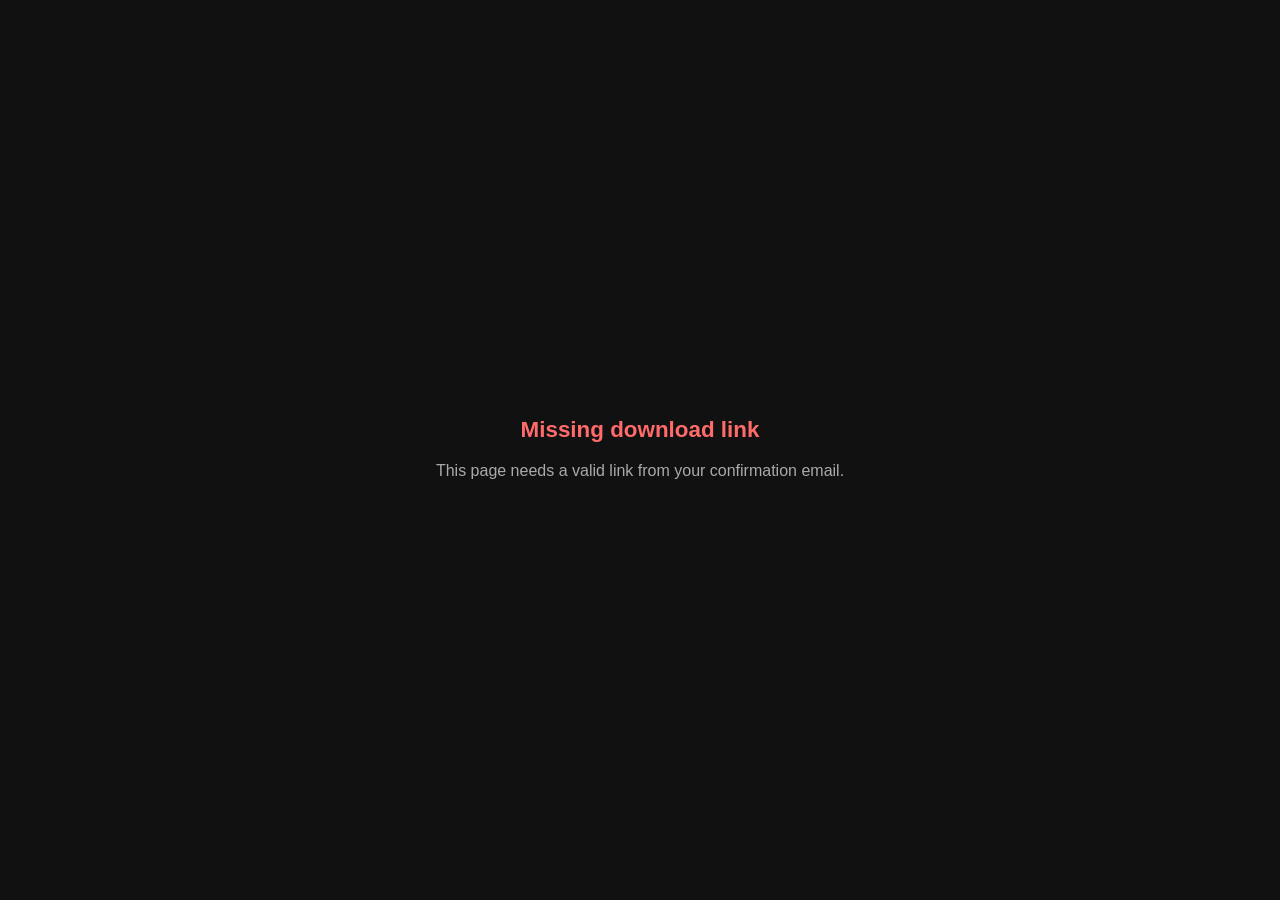
<file: download.html>
<!DOCTYPE html>
<html lang="en">
<head>
<meta charset="UTF-8">
<meta name="viewport" content="width=device-width, initial-scale=1.0">
<title>Your Download</title>
<style>
  body {
    font-family: -apple-system, BlinkMacSystemFont, "Segoe UI", sans-serif;
    background: #111;
    color: #eee;
    display: flex;
    align-items: center;
    justify-content: center;
    min-height: 100vh;
    margin: 0;
    text-align: center;
    padding: 24px;
    box-sizing: border-box;
  }
  .card {
    max-width: 420px;
  }
  h1 {
    font-size: 1.4rem;
    margin-bottom: 12px;
  }
  p {
    color: #aaa;
    line-height: 1.5;
  }
  button {
    margin-top: 20px;
    padding: 12px 24px;
    font-size: 1rem;
    background: #635bff;
    color: white;
    border: none;
    border-radius: 6px;
    cursor: pointer;
  }
  button:hover {
    background: #4f47e6;
  }
  button:disabled {
    background: #444;
    cursor: not-allowed;
  }
  .error {
    color: #ff6b6b;
  }
</style>
</head>
<body>
  <div class="card">
    <div id="content">
      <h1>Preparing your download…</h1>
      <p>Hang tight, this only takes a second.</p>
    </div>
  </div>

  <script>
    // TODO: replace with your actual deployed edge function URL.
    // Format is: https://YOUR_PROJECT_REF.supabase.co/functions/v1/get-download-url
    const EDGE_FUNCTION_URL = 'https://fpjsabdqbxlymqtoemlt.supabase.co/functions/v1/get-download-url';

    const params = new URLSearchParams(window.location.search);
    const orderId = params.get('order');
    const listingFileId = params.get('file');
    const buyerEmail = params.get('email');
    const content = document.getElementById('content');

    async function loadDownload() {
      if (!orderId || !listingFileId || !buyerEmail) {
        content.innerHTML = `
          <h1 class="error">Missing download link</h1>
          <p>This page needs a valid link from your confirmation email.</p>
        `;
        return;
      }

      try {
        const res = await fetch(EDGE_FUNCTION_URL, {
          method: 'POST',
          headers: { 'Content-Type': 'application/json' },
          body: JSON.stringify({ orderId, listingFileId, buyerEmail }),
        });
        const data = await res.json();

        if (!res.ok) {
          content.innerHTML = `
            <h1 class="error">Can't load this download</h1>
            <p>${data.error || 'Something went wrong. Please contact support if this keeps happening.'}</p>
          `;
          return;
        }

        content.innerHTML = `
          <h1>Your file is ready</h1>
          <p>Click below to download${data.fileName ? `: <strong>${data.fileName}</strong>` : ''}.
          This link expires in 10 minutes, so grab it now.</p>
          <button id="downloadBtn">Download</button>
        `;

        document.getElementById('downloadBtn').addEventListener('click', () => {
          window.location.href = data.url;
        });
      } catch (err) {
        content.innerHTML = `
          <h1 class="error">Something went wrong</h1>
          <p>Please try again in a moment, or contact support if it persists.</p>
        `;
        console.error(err);
      }
    }

    loadDownload();
  </script>
</body>
</html>
</file>
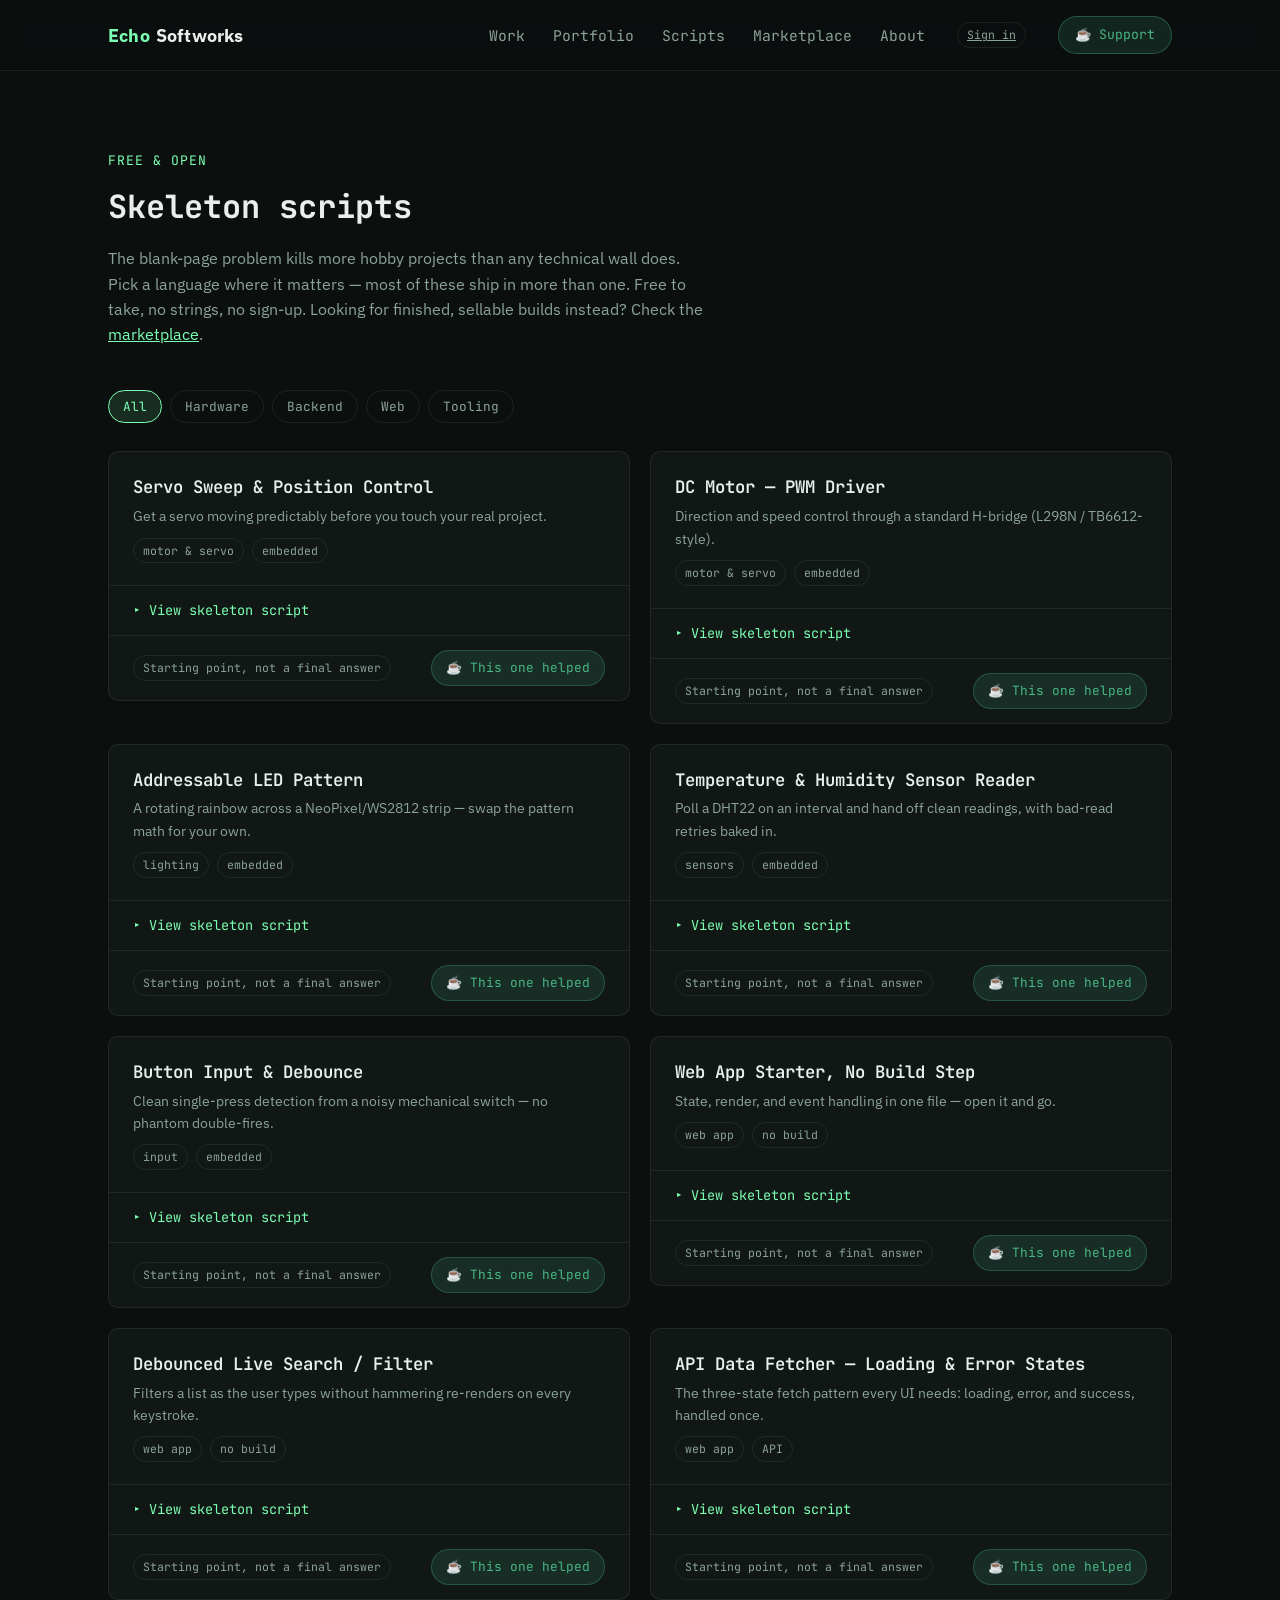
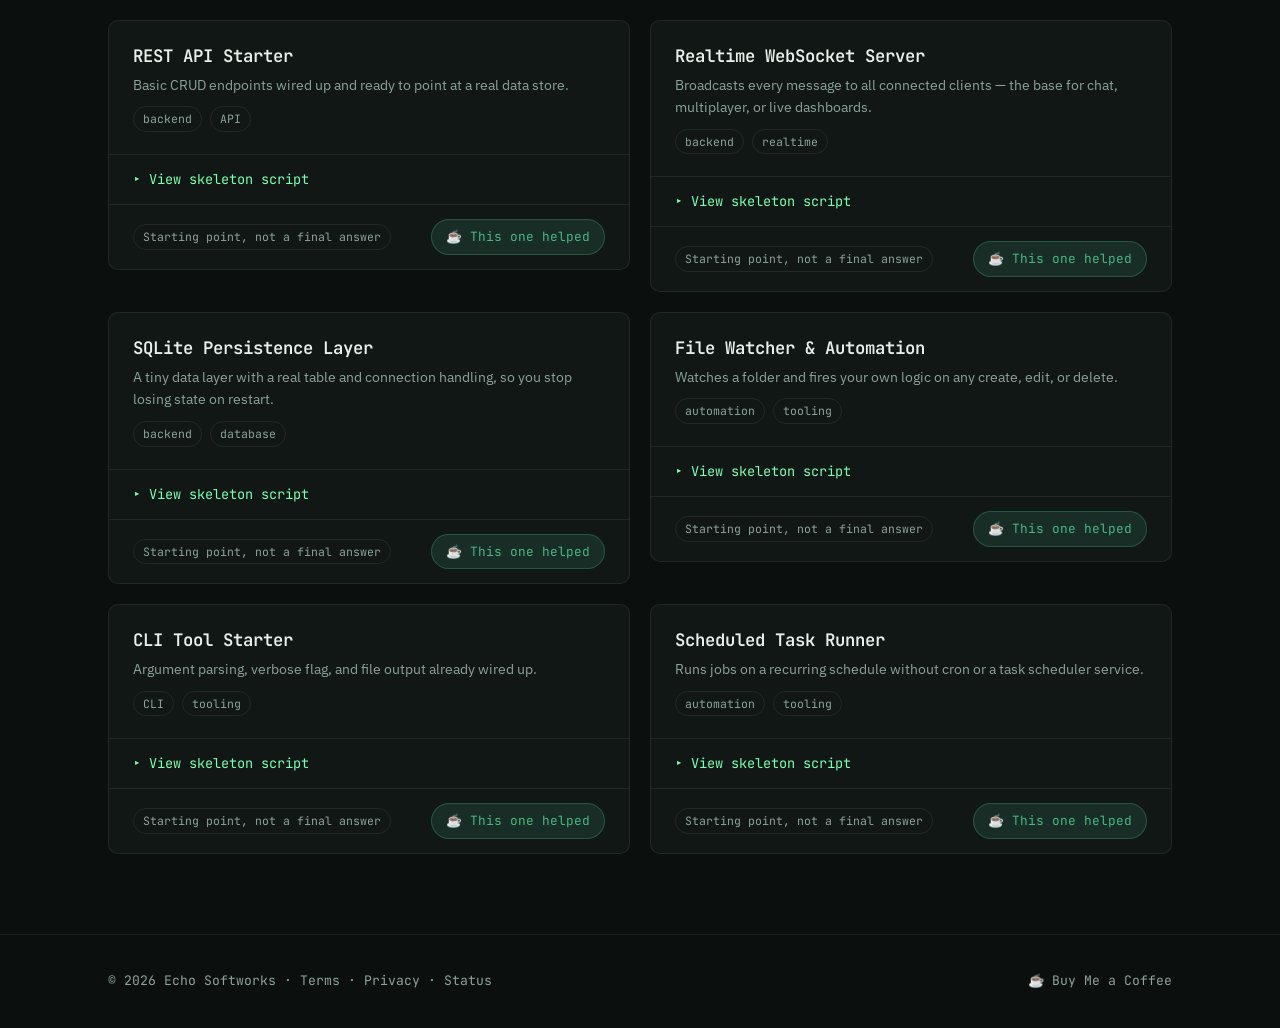
<file: scripts.html>
<!DOCTYPE html>
<html lang="en">
<head>
<meta charset="UTF-8">
<meta name="viewport" content="width=device-width, initial-scale=1.0">

<!-- Primary SEO -->
<title>Skeleton Scripts | Free Starter Code — Echo Softworks</title>
<meta name="description" content="Free, open skeleton scripts for servos, motors, LEDs, sensors, REST APIs, WebSockets, web apps, and CLI tools. Copy-paste starting points across Arduino, CircuitPython, Python, and Node — no sign-up required.">
<meta name="keywords" content="skeleton scripts, boilerplate code, Arduino starter code, Raspberry Pi Python, FastAPI starter, CircuitPython, embedded systems, hobbyist code templates, websocket starter, CLI starter">
<meta name="author" content="Echo Softworks">
<meta name="robots" content="index, follow, max-image-preview:large">
<link rel="canonical" href="https://echosoftwork.com/scripts.html">
<meta name="theme-color" content="#0B0F0E">

<!-- Open Graph / Facebook -->
<meta property="og:type" content="website">
<meta property="og:site_name" content="Echo Softworks">
<meta property="og:url" content="https://echosoftwork.com/scripts.html">
<meta property="og:title" content="Skeleton Scripts | Free Starter Code — Echo Softworks">
<meta property="og:description" content="A free, open library of skeleton scripts so hobbyists never face a blank page — servos, motors, LEDs, sensors, APIs, WebSockets, and CLI tools.">
<meta property="og:image" content="https://echosoftwork.com/og-cover.png">
<meta property="og:image:width" content="1200">
<meta property="og:image:height" content="630">
<meta property="og:locale" content="en_US">

<!-- Twitter Card -->
<meta name="twitter:card" content="summary_large_image">
<meta name="twitter:title" content="Skeleton Scripts | Free Starter Code — Echo Softworks">
<meta name="twitter:description" content="Free, open skeleton scripts for servos, motors, LEDs, APIs, WebSockets &amp; CLI tools — plus the paid work that funds them.">
<meta name="twitter:image" content="https://echosoftwork.com/og-cover.png">

<!-- Icons -->
<link rel="icon" href="favicon.ico" sizes="any">
<link rel="icon" type="image/svg+xml" href="favicon.svg">
<link rel="apple-touch-icon" href="apple-touch-icon.png">

<link rel="preconnect" href="https://fonts.googleapis.com">
<link rel="preconnect" href="https://fonts.gstatic.com" crossorigin>
<link href="https://fonts.googleapis.com/css2?family=JetBrains+Mono:wght@400;500;700;800&family=IBM+Plex+Sans:wght@400;500;600&display=swap" rel="stylesheet">

<!-- Structured data -->
<script type="application/ld+json">
{
  "@context": "https://schema.org",
  "@type": "CollectionPage",
  "name": "Skeleton Scripts",
  "url": "https://echosoftwork.com/scripts.html",
  "description": "Free, open library of skeleton scripts for servos, motors, LEDs, sensors, APIs, WebSockets, and CLI tools.",
  "isPartOf": {
    "@type": "WebSite",
    "name": "Echo Softworks",
    "url": "https://echosoftwork.com/"
  }
}
</script>

<link rel="stylesheet" href="style.css">
</head>
<body>

<a class="skip-link" href="#top">Skip to content</a>

<header class="site">
  <nav>
    <a href="index.html" class="logo"><span class="e">Echo</span>&nbsp;Softworks</a>
    <button class="burger" id="burgerBtn" aria-label="Open menu" aria-expanded="false" aria-controls="navLinksWrap">
      <span></span><span></span><span></span>
    </button>
    <div class="nav-links-wrap" id="navLinksWrap">
      <ul>
        <li><a href="index.html#services">Work</a></li>
        <li><a href="portfolio.html">Portfolio</a></li>
        <li><a href="scripts.html">Scripts</a></li>
        <li><a href="marketplace.html">Marketplace</a></li>
        <li><a href="index.html#about">About</a></li>
      </ul>
      <a class="pill" href="marketplace.html">Sign in</a>
      <a class="btn-coffee-nav" href="https://www.buymeacoffee.com/echosw" target="_blank" rel="noopener">☕ Support</a>
    </div>
  </nav>
  <div class="nav-scrim" id="navScrim"></div>
</header>

<main id="top">
  <section id="scripts">
    <div class="wrap">
      <div class="section-head">
        <div class="section-tag">Free &amp; open</div>
        <h2>Skeleton scripts</h2>
        <p>The blank-page problem kills more hobby projects than any technical wall does. Pick a language where it matters — most of these ship in more than one. Free to take, no strings, no sign-up. Looking for finished, sellable builds instead? Check the <a href="marketplace.html" style="color:var(--green); text-decoration:underline;">marketplace</a>.</p>
      </div>

      <div class="script-filter" role="group" aria-label="Filter scripts by category">
        <button class="filter-btn active" data-filter="all">All</button>
        <button class="filter-btn" data-filter="hardware">Hardware</button>
        <button class="filter-btn" data-filter="backend">Backend</button>
        <button class="filter-btn" data-filter="web">Web</button>
        <button class="filter-btn" data-filter="tooling">Tooling</button>
      </div>

      <!-- Cards are rendered into this grid by script.js from scripts-data.js.
           Keeping the data in one JSON-shaped file (instead of hand-written
           per-card HTML) is what makes adding #15 a one-entry edit instead of
           a copy-paste-and-hope-you-got-the-closing-divs-right job. -->
      <div id="script-grid" class="script-grid" aria-live="polite"></div>
    </div>
  </section>
</main>

<footer>
  <div class="wrap">
    <span>© 2026 Echo Softworks · <a href="terms.html">Terms</a> · <a href="privacy.html">Privacy</a> · <a href="status.html">Status</a></span>
    <a href="https://www.buymeacoffee.com/echosw" target="_blank" rel="noopener">☕ Buy Me a Coffee</a>
  </div>
</footer>

<script src="scripts-data.js"></script>
<script src="nav.js"></script>
<script>
(function () {
  const grid = document.getElementById('script-grid');

  function escapeHtml(str) {
    return str.replace(/&/g, '&amp;').replace(/</g, '&lt;').replace(/>/g, '&gt;');
  }

  function buildCard(script) {
    const card = document.createElement('div');
    card.className = 'script-card';
    card.dataset.category = script.category;
    card.dataset.slug = script.slug;

    const tagsHtml = script.tags.map(t => `<span class="pill">${escapeHtml(t)}</span>`).join('');
    const tabsHtml = script.langs.map((lang, i) =>
      `<button class="lang-tab${i === 0 ? ' active' : ''}" data-lang="${lang.id}">${escapeHtml(lang.label)}</button>`
    ).join('');
    const panelsHtml = script.langs.map((lang, i) =>
      `<pre class="code-panel${i === 0 ? ' active' : ''}" data-lang="${lang.id}"><code></code></pre>`
    ).join('');

    card.innerHTML = `
      <div class="script-head">
        <div>
          <h3>${escapeHtml(script.title)}</h3>
          <p>${escapeHtml(script.summary)}</p>
          <div class="script-meta">${tagsHtml}</div>
        </div>
      </div>
      <details>
        <summary>View skeleton script</summary>
        <div class="lang-tabs">${tabsHtml}</div>
        <div class="code-inner">${panelsHtml}</div>
      </details>
      <div class="script-footer">
        <span class="pill">Starting point, not a final answer</span>
        <a class="btn-small-coffee" href="https://www.buymeacoffee.com/echosw" target="_blank" rel="noopener">☕ This one helped</a>
      </div>
    `;

    const details = card.querySelector('details');
    let filled = false;

    details.addEventListener('toggle', () => {
      card.classList.toggle('details-open', details.open);
      if (details.open && !filled) {
        script.langs.forEach(lang => {
          const codeEl = card.querySelector(`.code-panel[data-lang="${lang.id}"] code`);
          codeEl.textContent = lang.code;
        });
        filled = true;
      }
    });

    const tabs = card.querySelectorAll('.lang-tab');
    const panels = card.querySelectorAll('.code-panel');
    tabs.forEach(tab => {
      tab.addEventListener('click', () => {
        tabs.forEach(t => t.classList.remove('active'));
        panels.forEach(p => p.classList.remove('active'));
        tab.classList.add('active');
        card.querySelector(`.code-panel[data-lang="${tab.dataset.lang}"]`).classList.add('active');
      });
    });

    return card;
  }

  SCRIPTS_DATA.forEach(script => grid.appendChild(buildCard(script)));

  document.querySelectorAll('.filter-btn').forEach(btn => {
    btn.addEventListener('click', () => {
      document.querySelectorAll('.filter-btn').forEach(b => b.classList.remove('active'));
      btn.classList.add('active');
      const filter = btn.dataset.filter;
      document.querySelectorAll('.script-card').forEach(card => {
        card.style.display = (filter === 'all' || card.dataset.category === filter) ? '' : 'none';
      });
    });
  });
})();
</script>

</body>
</html>
</file>
<file: style.css>
:root{
  --bg: #0B0F0E;
  --panel: #101715;
  --panel-2: #141d1a;
  --line: rgba(124,255,178,0.14);
  --line-dim: rgba(233,239,234,0.08);
  --fg: #E9EFEA;
  --fg-dim: #8CA39A;
  --green: #7CFFB2;
  --green-dim: rgba(124,255,178,0.12);
  --amber: #4AB685;
  --amber-dim: rgba(74,182,133,0.14);
  --radius: 10px;
}
*{box-sizing:border-box;}
html{scroll-behavior:smooth;}
body{
  margin:0;
  background:var(--bg);
  color:var(--fg);
  font-family:'IBM Plex Sans', sans-serif;
  line-height:1.55;
  -webkit-font-smoothing:antialiased;
}
h1,h2,h3,.mono{ font-family:'JetBrains Mono', monospace; }
a{color:inherit;}
.wrap{ max-width:1120px; margin:0 auto; padding:0 28px; }
:focus-visible{ outline:2px solid var(--green); outline-offset:3px; }
.skip-link{
  position:absolute; left:12px; top:-48px; z-index:100;
  background:var(--green); color:#06110A; padding:10px 16px;
  border-radius:6px; font-family:'JetBrains Mono', monospace; font-size:0.85rem;
  text-decoration:none; transition:top 0.15s ease;
}
.skip-link:focus{ top:12px; }

header.site{
  position:sticky; top:0; z-index:50;
  background:rgba(11,15,14,0.86);
  backdrop-filter:blur(10px);
  border-bottom:1px solid var(--line-dim);
}
nav{ display:flex; align-items:center; justify-content:space-between; padding:16px 28px; max-width:1120px; margin:0 auto; }
.logo{ display:flex; align-items:baseline; gap:2px; font-weight:800; font-size:1.15rem; letter-spacing:0.01em; text-decoration:none; }
.logo .e{color:var(--green);}
nav ul{ display:flex; gap:28px; list-style:none; margin:0; padding:0; }
nav ul li a{ text-decoration:none; color:var(--fg-dim); font-size:0.92rem; font-family:'JetBrains Mono', monospace; transition:color 0.15s ease; }
nav ul li a:hover{color:var(--green);}
.nav-links-wrap{display:flex; align-items:center; gap:32px;}
.btn-coffee-nav{
  display:none; padding:8px 16px; border-radius:999px;
  background:var(--amber-dim); color:var(--amber);
  border:1px solid rgba(74,182,133,0.35);
  font-family:'JetBrains Mono', monospace; font-size:0.82rem;
  text-decoration:none; white-space:nowrap;
}
@media(min-width:640px){ .btn-coffee-nav{display:inline-block;} }

.burger{
  display:none;
  flex-direction:column;
  justify-content:center;
  gap:5px;
  width:36px; height:36px;
  padding:0;
  background:none;
  border:none;
  cursor:pointer;
  z-index:70;
}
.burger span{
  display:block; width:22px; height:2px; margin:0 auto;
  background:var(--fg);
  transition:transform 0.2s ease, opacity 0.2s ease;
}
.burger.open span:nth-child(1){ transform:translateY(7px) rotate(45deg); }
.burger.open span:nth-child(2){ opacity:0; }
.burger.open span:nth-child(3){ transform:translateY(-7px) rotate(-45deg); }

.nav-scrim{
  display:none;
  position:fixed; inset:0;
  background:rgba(6,10,9,0.55);
  z-index:55;
}

@media(max-width:860px){
  .burger{ display:flex; }
  .nav-links-wrap{
    position:fixed; top:0; right:0;
    height:100vh; width:min(80vw, 320px);
    background:var(--panel);
    border-left:1px solid var(--line-dim);
    flex-direction:column;
    align-items:flex-start;
    gap:0;
    padding:88px 28px 28px;
    transform:translateX(100%);
    transition:transform 0.25s ease;
    overflow-y:auto;
    z-index:60;
  }
  .nav-links-wrap.open{ transform:translateX(0); }
  .nav-links-wrap ul{ flex-direction:column; gap:0; width:100%; }
  .nav-links-wrap ul li{ width:100%; }
  .nav-links-wrap ul li a{ display:block; padding:14px 2px; font-size:1rem; border-bottom:1px solid var(--line-dim); }
  .nav-links-wrap #auth-status{ margin-top:18px; }
  .nav-links-wrap .btn-coffee-nav{ display:inline-block; margin-top:18px; }
  .nav-scrim.open{ display:block; }
}

.hero{ position:relative; padding:96px 0 64px; overflow:hidden; border-bottom:1px solid var(--line-dim); }
.hero canvas{ position:absolute; inset:0; width:100%; height:100%; opacity:0.55; }
.hero-inner{position:relative; z-index:2;}
.eyebrow{ font-family:'JetBrains Mono', monospace; color:var(--fg-dim); font-size:0.85rem; letter-spacing:0.08em; text-transform:uppercase; margin-bottom:18px; }
.eyebrow .dot{color:var(--green);}
h1.headline{ font-size:clamp(2.2rem, 5.5vw, 3.6rem); line-height:1.08; margin:0 0 22px; font-weight:800; max-width:15ch; }
h1.headline .line2{color:var(--fg-dim); display:block;}
.hero p.sub{ max-width:52ch; font-size:1.08rem; color:var(--fg-dim); margin:0 0 34px; }
.hero-ctas{display:flex; gap:14px; flex-wrap:wrap;}
.btn{ display:inline-flex; align-items:center; gap:8px; padding:13px 22px; border-radius:8px; font-family:'JetBrains Mono', monospace; font-size:0.92rem; font-weight:500; text-decoration:none; border:1px solid transparent; cursor:pointer; transition:transform 0.12s ease, border-color 0.12s ease, background 0.12s ease; }
.btn:hover{transform:translateY(-1px);}
.btn-primary{background:var(--green); color:#06110A;}
.btn-primary:hover{background:#93ffc0;}
.btn-ghost{background: transparent; border-color:var(--line); color:var(--fg);}
.btn-ghost:hover{border-color:var(--green); color:var(--green);}
.btn:disabled{opacity:0.5; cursor:not-allowed; transform:none;}

section{padding:80px 0;}
.section-head{margin-bottom:44px; max-width:60ch;}
.section-tag{ font-family:'JetBrains Mono', monospace; color:var(--green); font-size:0.82rem; letter-spacing:0.08em; text-transform:uppercase; margin-bottom:10px; }
h2{font-size:clamp(1.5rem,3vw,2rem); margin:0 0 14px; font-weight:700;}
.section-head p{color:var(--fg-dim); margin:0; font-size:1.02rem;}

.grid3{ display:grid; grid-template-columns:repeat(auto-fit,minmax(260px,1fr)); gap:20px; }
.card{ background:var(--panel); border:1px solid var(--line-dim); border-radius:var(--radius); padding:26px 24px; transition:border-color 0.15s ease, transform 0.15s ease; }
.card:hover{border-color:var(--line); transform:translateY(-2px);}
.card h3{font-size:1.05rem; margin:0 0 10px; font-weight:600;}
.card p{color:var(--fg-dim); font-size:0.94rem; margin:0;}
.card .tag{ display:inline-block; font-family:'JetBrains Mono',monospace; font-size:0.72rem; color:var(--green); background:var(--green-dim); padding:3px 9px; border-radius:5px; margin-bottom:12px; }

.script-filter{ display:flex; gap:8px; flex-wrap:wrap; margin-bottom:28px; }
.filter-btn{
  font-family:'JetBrains Mono', monospace; font-size:0.8rem;
  padding:7px 14px; border-radius:999px; cursor:pointer;
  border:1px solid var(--line-dim); background:transparent; color:var(--fg-dim);
}
.filter-btn.active{ border-color:var(--green); color:var(--green); background:var(--green-dim); }

.script-grid{
  display:grid;
  grid-template-columns:repeat(auto-fit, minmax(min(420px, 100%), 1fr));
  gap:20px;
  align-items:start;
}
.script-card.details-open{ grid-column:1 / -1; }

.script-card{ background:var(--panel); border:1px solid var(--line-dim); border-radius:var(--radius); overflow:hidden; }
.script-head{ display:flex; align-items:flex-start; justify-content:space-between; gap:16px; flex-wrap:wrap; padding:22px 24px; border-bottom:1px solid var(--line-dim); }
.script-head h3{margin:0 0 4px; font-size:1.08rem; font-weight:600;}
.script-head p{margin:0; color:var(--fg-dim); font-size:0.9rem;}
.script-meta{ display:flex; gap:8px; flex-wrap:wrap; margin-top:10px; }
.pill{ font-family:'JetBrains Mono', monospace; font-size:0.72rem; color:var(--fg-dim); border:1px solid var(--line-dim); padding:3px 9px; border-radius:999px; }
summary{ cursor:pointer; list-style:none; padding:14px 24px; font-family:'JetBrains Mono', monospace; font-size:0.85rem; color:var(--green); display:flex; align-items:center; gap:8px; user-select:none; }
summary::-webkit-details-marker{display:none;}
summary::before{ content:"▸"; display:inline-block; transition:transform 0.15s ease; }
details[open] summary::before{transform:rotate(90deg);}

.lang-tabs{ display:flex; gap:6px; padding:0 24px; flex-wrap:wrap; }
.lang-tab{
  font-family:'JetBrains Mono', monospace; font-size:0.78rem;
  padding:7px 14px; border-radius:6px 6px 0 0;
  background:transparent; border:1px solid var(--line-dim); border-bottom:none;
  color:var(--fg-dim); cursor:pointer;
}
.lang-tab.active{ color:var(--green); border-color:var(--line); background:#0B100E; }

pre{ margin:0; padding:0 24px 22px; overflow-x:auto; }
code{ font-family:'JetBrains Mono', monospace; font-size:0.8rem; color:#c9e8d6; white-space:pre; }
.code-panel{ display:none; }
.code-panel.active{ display:block; }
.code-inner{ background:#0B100E; border-top:1px solid var(--line-dim); padding-top:18px; }
.code-loading{ padding:20px 24px; color:var(--fg-dim); font-family:'JetBrains Mono', monospace; font-size:0.82rem; }
.script-footer{ display:flex; align-items:center; justify-content:space-between; padding:14px 24px; border-top:1px solid var(--line-dim); flex-wrap:wrap; gap:10px; }
.btn-small-coffee{ font-family:'JetBrains Mono', monospace; font-size:0.8rem; color:var(--amber); text-decoration:none; padding:7px 14px; border-radius:999px; background:var(--amber-dim); border:1px solid rgba(74,182,133,0.3); }

.support-band{ background:var(--panel-2); border:1px solid var(--line-dim); border-radius:14px; padding:44px 36px; text-align:center; }
.support-band h2{margin-bottom:10px;}
.support-band p{color:var(--fg-dim); max-width:52ch; margin:0 auto 26px;}

.about-body{ max-width:70ch; color:var(--fg-dim); font-size:1.02rem; }
.about-body p{margin:0 0 16px;}

footer{ border-top:1px solid var(--line-dim); padding:36px 0; color:var(--fg-dim); font-family:'JetBrains Mono', monospace; font-size:0.82rem; }
footer .wrap{ display:flex; justify-content:space-between; align-items:center; flex-wrap:wrap; gap:12px; }
footer a{text-decoration:none; color:var(--fg-dim);}
footer a:hover{color:var(--green);}

/* ── Marketplace ───────────────────────────── */
.market-toolbar{
  display:flex; gap:12px; flex-wrap:wrap; align-items:center;
  justify-content:space-between; margin-bottom:22px;
}
.market-search{
  flex:1 1 240px; display:flex; align-items:center; gap:8px;
  background:var(--panel); border:1px solid var(--line-dim); border-radius:8px;
  padding:10px 14px;
}
.market-search input{
  background:transparent; border:none; outline:none; color:var(--fg);
  font-family:'JetBrains Mono', monospace; font-size:0.85rem; width:100%;
}
.market-search input::placeholder{color:var(--fg-dim);}
.market-sort{
  background:var(--panel); border:1px solid var(--line-dim); border-radius:8px;
  color:var(--fg-dim); font-family:'JetBrains Mono', monospace; font-size:0.82rem;
  padding:10px 12px;
}
.fee-note{
  font-family:'JetBrains Mono', monospace; font-size:0.78rem; color:var(--fg-dim);
  border:1px dashed var(--line-dim); border-radius:8px; padding:12px 16px; margin-bottom:28px;
}
.fee-note strong{color:var(--green);}

.listing-grid{
  display:grid;
  grid-template-columns:repeat(auto-fit, minmax(260px,1fr));
  gap:20px;
}
.listing-card{
  background:var(--panel); border:1px solid var(--line-dim); border-radius:var(--radius);
  overflow:hidden; display:flex; flex-direction:column;
  transition:border-color 0.15s ease, transform 0.15s ease;
}
.listing-card:hover{border-color:var(--line); transform:translateY(-2px);}
.listing-thumb{
  aspect-ratio:16/10; display:flex; align-items:center; justify-content:center;
  background:linear-gradient(160deg, #101715, #0B100E);
  border-bottom:1px solid var(--line-dim); position:relative;
}
.listing-thumb svg{width:44%; height:44%; opacity:0.85;}
.listing-thumb .cat-badge{
  position:absolute; top:10px; left:10px;
  font-family:'JetBrains Mono', monospace; font-size:0.68rem; letter-spacing:0.04em;
  text-transform:uppercase; color:var(--green); background:rgba(11,16,14,0.85);
  border:1px solid var(--line); padding:3px 9px; border-radius:999px;
}
.listing-body{ padding:18px 20px; flex:1; display:flex; flex-direction:column; gap:10px; }
.listing-body h3{margin:0; font-size:1rem; font-weight:600;}
.listing-body .seller{ font-family:'JetBrains Mono', monospace; font-size:0.76rem; color:var(--fg-dim); }
.listing-body p.desc{ color:var(--fg-dim); font-size:0.87rem; margin:0; flex:1; }
.listing-meta-row{ display:flex; align-items:center; justify-content:space-between; gap:10px; margin-top:4px; }
.listing-price{ font-family:'JetBrains Mono', monospace; font-weight:700; color:var(--amber); font-size:1.05rem; }
.listing-tags{ display:flex; gap:6px; flex-wrap:wrap; }
.listing-footer{ padding:14px 20px; border-top:1px solid var(--line-dim); }
.listing-footer .btn{ width:100%; justify-content:center; padding:10px; font-size:0.85rem; }

.empty-state{
  text-align:center; padding:60px 20px; color:var(--fg-dim);
  border:1px dashed var(--line-dim); border-radius:var(--radius);
  font-family:'JetBrains Mono', monospace; font-size:0.88rem;
}

/* Listing detail modal */
.modal-backdrop{
  position:fixed; inset:0; background:rgba(6,10,8,0.72); backdrop-filter:blur(3px);
  display:none; align-items:flex-start; justify-content:center; z-index:200;
  padding:40px 16px; overflow-y:auto;
}
.modal-backdrop.open{display:flex;}
.modal{
  background:var(--panel); border:1px solid var(--line); border-radius:14px;
  max-width:640px; width:100%; padding:0; overflow:hidden;
}
.modal-head{ padding:22px 26px; border-bottom:1px solid var(--line-dim); display:flex; justify-content:space-between; gap:16px; align-items:flex-start; }
.modal-head h3{margin:0 0 6px; font-size:1.2rem;}
.modal-close{ background:none; border:none; color:var(--fg-dim); font-size:1.3rem; cursor:pointer; line-height:1; padding:4px; }
.modal-close:hover{color:var(--green);}
.modal-body{ padding:22px 26px; color:var(--fg-dim); font-size:0.94rem; }
.modal-body dl{ display:grid; grid-template-columns:auto 1fr; gap:8px 18px; margin:18px 0 0; font-family:'JetBrains Mono', monospace; font-size:0.82rem; }
.modal-body dt{color:var(--fg-dim);}
.modal-body dd{margin:0; color:var(--fg);}
.modal-fee-breakdown{
  margin-top:18px; padding:14px 16px; background:#0B100E; border:1px solid var(--line-dim);
  border-radius:8px; font-family:'JetBrains Mono', monospace; font-size:0.8rem;
}
.modal-fee-breakdown .row{ display:flex; justify-content:space-between; padding:3px 0; }
.modal-fee-breakdown .row.total{ border-top:1px solid var(--line-dim); margin-top:6px; padding-top:8px; color:var(--green); font-weight:700; }
.modal-footer{ padding:18px 26px; border-top:1px solid var(--line-dim); display:flex; gap:12px; flex-wrap:wrap; }

/* Sell / listing form */
.sell-form{ max-width:680px; }
.form-row{ margin-bottom:20px; }
.form-row label{ display:block; font-family:'JetBrains Mono', monospace; font-size:0.82rem; color:var(--fg-dim); margin-bottom:8px; }
.form-row input[type="text"],
.form-row input[type="number"],
.form-row select,
.form-row textarea{
  width:100%; background:var(--panel); border:1px solid var(--line-dim); border-radius:8px;
  color:var(--fg); font-family:'IBM Plex Sans', sans-serif; font-size:0.94rem; padding:12px 14px;
  outline:none;
}
.form-row input:focus, .form-row select:focus, .form-row textarea:focus{ border-color:var(--green); }
.form-row textarea{ min-height:120px; resize:vertical; }
.form-hint{ color:var(--fg-dim); font-size:0.78rem; margin-top:6px; font-family:'JetBrains Mono', monospace; }
.file-drop{
  border:1px dashed var(--line-dim); border-radius:8px; padding:26px; text-align:center;
  color:var(--fg-dim); font-family:'JetBrains Mono', monospace; font-size:0.85rem; cursor:pointer;
  transition:border-color 0.15s ease;
}
.file-drop:hover, .file-drop.drag{ border-color:var(--green); color:var(--green); }
.file-list{ margin-top:10px; display:flex; flex-direction:column; gap:6px; }
.file-list .file-item{
  display:flex; justify-content:space-between; align-items:center;
  background:#0B100E; border:1px solid var(--line-dim); border-radius:6px;
  padding:8px 12px; font-family:'JetBrains Mono', monospace; font-size:0.78rem; color:var(--fg-dim);
}
.file-item button{ background:none; border:none; color:var(--fg-dim); cursor:pointer; font-size:0.9rem; }
.file-item button:hover{color:#ff8484;}

.fee-preview{
  background:var(--panel-2); border:1px solid var(--line-dim); border-radius:10px;
  padding:20px 22px; margin-bottom:24px;
}
.fee-preview h4{ margin:0 0 12px; font-size:0.9rem; font-family:'JetBrains Mono', monospace; color:var(--green); }
.fee-preview .row{ display:flex; justify-content:space-between; font-family:'JetBrains Mono', monospace; font-size:0.85rem; padding:4px 0; color:var(--fg-dim); }
.fee-preview .row.total{ border-top:1px solid var(--line-dim); margin-top:8px; padding-top:10px; color:var(--fg); font-weight:600; }
.fee-preview .row.total span:last-child{color:var(--green);}

.category-fee-table{
  width:100%; border-collapse:collapse; font-family:'JetBrains Mono', monospace; font-size:0.82rem; margin:18px 0 0;
}
.category-fee-table th, .category-fee-table td{ text-align:left; padding:10px 12px; border-bottom:1px solid var(--line-dim); color:var(--fg-dim); }
.category-fee-table th{ color:var(--fg); font-weight:600; }
.category-fee-table td:last-child, .category-fee-table th:last-child{ color:var(--green); text-align:right; }

.form-actions{ display:flex; gap:14px; flex-wrap:wrap; align-items:center; margin-top:8px; }
.form-status{ font-family:'JetBrains Mono', monospace; font-size:0.82rem; color:var(--fg-dim); }
.form-status.ok{color:var(--green);}
.form-status.err{color:#ff8484;}

/* ── Account ───────────────────────────── */
.account-gate{ color:var(--fg-dim); font-size:1rem; }
.account-gate a{ color:var(--green); }

.account-header{
  display:flex; align-items:center; justify-content:space-between; gap:20px;
  flex-wrap:wrap; margin-bottom:36px; padding-bottom:28px; border-bottom:1px solid var(--line-dim);
}
.account-header h2{ margin:0 0 6px; }
.account-email{ font-family:'JetBrains Mono', monospace; color:var(--fg-dim); font-size:0.9rem; }
.account-badge{ margin-left:10px; }
.account-badge.ok{ color:var(--green); border-color:var(--line); }
.account-badge.pending{ color:var(--amber); }

.stat-grid{ display:grid; grid-template-columns:repeat(auto-fit,minmax(180px,1fr)); gap:16px; margin-bottom:40px; }
.stat-card{ background:var(--panel); border:1px solid var(--line-dim); border-radius:var(--radius); padding:20px 22px; }
.stat-card .stat-label{ font-family:'JetBrains Mono', monospace; font-size:0.76rem; color:var(--fg-dim); text-transform:uppercase; letter-spacing:0.05em; margin-bottom:8px; }
.stat-card .stat-value{ font-size:1.6rem; font-weight:700; color:var(--fg); }
.stat-card .stat-value.accent{ color:var(--green); }

.account-section{ margin-bottom:44px; }
.account-section h3{ font-size:1.1rem; margin:0 0 16px; }
.account-section .empty-hint{ color:var(--fg-dim); font-size:0.9rem; }

.account-table{ width:100%; border-collapse:collapse; }
.account-table th, .account-table td{ text-align:left; padding:12px 14px; border-bottom:1px solid var(--line-dim); font-size:0.88rem; }
.account-table th{ color:var(--fg-dim); font-family:'JetBrains Mono', monospace; font-size:0.74rem; text-transform:uppercase; letter-spacing:0.05em; font-weight:600; }
.account-table td{ color:var(--fg); }
.account-table td.dim{ color:var(--fg-dim); }
.account-table .num{ font-family:'JetBrains Mono', monospace; text-align:right; }
.account-table-wrap{ overflow-x:auto; border:1px solid var(--line-dim); border-radius:var(--radius); }
.account-table-wrap .account-table{ border:none; }
.account-table-wrap .account-table tr:last-child td{ border-bottom:none; }

.status-badge{ font-family:'JetBrains Mono', monospace; font-size:0.72rem; padding:3px 9px; border-radius:999px; border:1px solid var(--line-dim); white-space:nowrap; }
.status-badge.active{ color:var(--green); border-color:var(--line); background:var(--green-dim); }
.status-badge.pending_review{ color:var(--amber); background:var(--amber-dim); }
.status-badge.draft{ color:var(--fg-dim); }
.status-badge.suspended{ color:#ff8484; border-color:rgba(255,132,132,0.3); }
.status-badge.paid{ color:var(--green); border-color:var(--line); background:var(--green-dim); }
.status-badge.pending{ color:var(--amber); background:var(--amber-dim); }
.status-badge.refunded, .status-badge.failed{ color:#ff8484; border-color:rgba(255,132,132,0.3); }

.btn-danger{ background:#D64545; color:#fff; border-color:#D64545; }
.btn-danger:hover{ background:#c23a3a; border-color:#c23a3a; }

.stripe-note{
  border:1px solid var(--line-dim); border-radius:10px; padding:16px 18px; margin-bottom:28px;
  font-family:'JetBrains Mono', monospace; font-size:0.8rem; color:var(--fg-dim); background:var(--panel);
}
.stripe-note strong{color:var(--fg);}

@media (prefers-reduced-motion: reduce){ html{scroll-behavior:auto;} }
</file>
